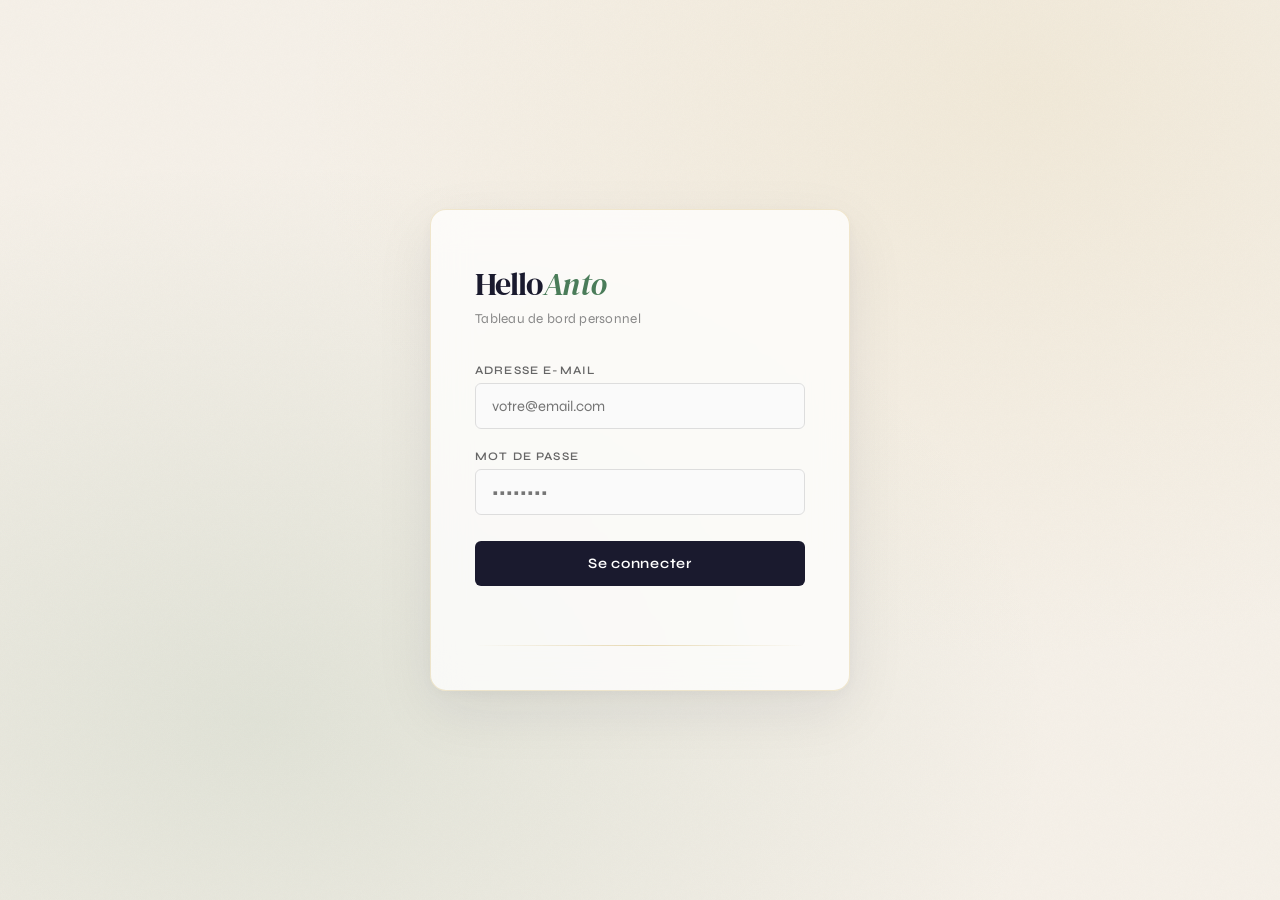
<file: index.html>
<!DOCTYPE html>
<html lang="fr">
<head>
  <meta charset="UTF-8">
  <meta name="viewport" content="width=device-width, initial-scale=1.0">
  <title>HelloAnto</title>
  <link rel="preconnect" href="https://fonts.googleapis.com">
  <link href="https://fonts.googleapis.com/css2?family=Syne:wght@400;500;600;700;800&family=DM+Serif+Display:ital@0;1&family=IBM+Plex+Mono:wght@400;500&display=swap" rel="stylesheet">
  <style>
    /* ════════════════════════════════════════════
       BASE
    ════════════════════════════════════════════ */
    *, *::before, *::after { box-sizing: border-box; margin: 0; padding: 0; }

    :root {
      /* Login */
      --cream:      #f5f0e8;
      --ink:        #1a1a2e;
      --sage:       #4a7c59;
      --gold-light: #c9a84c;
      --error:      #c0392b;
      /* Dashboard */
      --bg:         #0f0f11;
      --surface:    #17171b;
      --surface-2:  #1e1e24;
      --border:     rgba(255,255,255,.07);
      --border-h:   rgba(255,255,255,.13);
      --text:       #e8e8f0;
      --muted:      #6b6b80;
      --gold:       #d4a843;
      --red:        #e05c5c;
      --red-pale:   rgba(224,92,92,.10);
      --green:      #4caf7d;
      --green-pale: rgba(76,175,125,.10);
      --radius:     10px;
    }

    body { font-family: 'Syne', sans-serif; }

    /* ════════════════════════════════════════════
       PAGES — affichage
    ════════════════════════════════════════════ */
    #page-login     { display: flex; }
    #page-dashboard { display: none; }

    /* ════════════════════════════════════════════
       PAGE LOGIN
    ════════════════════════════════════════════ */
    #page-login {
      min-height: 100vh;
      align-items: center;
      justify-content: center;
      background-color: var(--cream);
      background-image:
        radial-gradient(ellipse at 20% 80%, rgba(74,124,89,.12) 0%, transparent 55%),
        radial-gradient(ellipse at 80% 10%, rgba(201,168,76,.10) 0%, transparent 50%);
      padding: 24px;
    }
    #page-login::before {
      content: '';
      position: fixed; inset: 0; pointer-events: none; z-index: 0;
      background-image: url("data:image/svg+xml,%3Csvg viewBox='0 0 200 200' xmlns='http://www.w3.org/2000/svg'%3E%3Cfilter id='n'%3E%3CfeTurbulence type='fractalNoise' baseFrequency='.85' numOctaves='4' stitchTiles='stitch'/%3E%3C/filter%3E%3Crect width='100%25' height='100%25' filter='url(%23n)' opacity='.04'/%3E%3C/svg%3E");
      background-size: 180px; opacity: .6;
    }

    .login-card {
      position: relative; z-index: 1;
      width: min(420px, 100%);
      background: rgba(255,255,255,.75);
      backdrop-filter: blur(18px);
      border: 1px solid rgba(201,168,76,.25);
      border-radius: 16px;
      padding: 52px 44px 44px;
      box-shadow: 0 20px 60px rgba(26,26,46,.08), 0 4px 16px rgba(26,26,46,.04);
      animation: rise .55s cubic-bezier(.22,1,.36,1) both;
    }
    @keyframes rise {
      from { opacity:0; transform: translateY(24px); }
      to   { opacity:1; transform: translateY(0); }
    }

    .login-brand {
      font-family: 'DM Serif Display', serif;
      font-size: 2rem; color: var(--ink); letter-spacing: -.02em; margin-bottom: 4px;
    }
    .login-brand em { font-style: italic; color: var(--sage); }
    .login-sub { font-size: .85rem; color: #888; font-weight: 400; margin-bottom: 36px; letter-spacing: .02em; }

    .login-label {
      display: block; font-family: 'Syne', sans-serif;
      font-size: .72rem; font-weight: 600; letter-spacing: .1em;
      text-transform: uppercase; color: #666; margin-bottom: 6px;
    }
    .login-input {
      display: block; width: 100%; padding: 13px 16px;
      border: 1.5px solid #ddd; border-radius: 6px;
      font-family: 'Syne', sans-serif; font-size: .92rem;
      background: #fafafa; color: var(--ink);
      transition: border-color .2s, box-shadow .2s; outline: none; margin-bottom: 20px;
    }
    .login-input:focus {
      border-color: var(--sage); box-shadow: 0 0 0 3px rgba(74,124,89,.12); background: #fff;
    }

    .login-btn {
      width: 100%; padding: 14px; margin-top: 6px;
      background: var(--ink); color: #fff;
      font-family: 'Syne', sans-serif; font-size: .9rem; font-weight: 600;
      letter-spacing: .05em; border: none; border-radius: 6px;
      cursor: pointer; transition: background .2s, transform .15s;
    }
    .login-btn:hover  { background: #2e2e50; }
    .login-btn:active { transform: scale(.98); }

    #login-msg { margin-top: 14px; font-size: .85rem; min-height: 1.2em; text-align: center; }

    .login-divider {
      height: 1px;
      background: linear-gradient(to right, transparent, rgba(201,168,76,.4), transparent);
      margin: 28px 0 0;
    }

    /* ════════════════════════════════════════════
       PAGE DASHBOARD
    ════════════════════════════════════════════ */
    #page-dashboard {
      min-height: 100vh;
      background-color: var(--bg);
      background-image:
        radial-gradient(ellipse 80% 50% at 10% 0%, rgba(212,168,67,.06) 0%, transparent 60%),
        radial-gradient(ellipse 60% 40% at 90% 100%, rgba(76,175,125,.05) 0%, transparent 55%);
      color: var(--text);
      padding: 40px 24px 80px;
    }
    #page-dashboard::after {
      content: '';
      position: fixed; inset: 0; pointer-events: none; z-index: 0;
      background-image: url("data:image/svg+xml,%3Csvg viewBox='0 0 256 256' xmlns='http://www.w3.org/2000/svg'%3E%3Cfilter id='n'%3E%3CfeTurbulence type='fractalNoise' baseFrequency='.9' numOctaves='4' stitchTiles='stitch'/%3E%3C/filter%3E%3Crect width='100%25' height='100%25' filter='url(%23n)' opacity='.035'/%3E%3C/svg%3E");
      background-size: 180px;
    }

    .dash-wrapper { max-width: 900px; margin: 0 auto; position: relative; z-index: 1; }

    /* Header */
    .dash-header {
      display: flex; align-items: center; justify-content: space-between;
      flex-wrap: wrap; gap: 16px; margin-bottom: 48px;
      animation: fadeUp .5s cubic-bezier(.22,1,.36,1) both;
    }
    .dash-brand { font-size: 1.75rem; font-weight: 800; letter-spacing: -.03em; color: var(--text); }
    .dash-brand em { font-style: normal; color: var(--gold); }
    .dash-header-right { display: flex; align-items: center; gap: 12px; flex-wrap: wrap; }
    .date-pill {
      font-size: .7rem; font-weight: 500; letter-spacing: .1em; text-transform: uppercase;
      color: var(--muted); background: var(--surface); border: 1px solid var(--border);
      border-radius: 99px; padding: 7px 16px;
    }
    .logout-btn {
      font-family: 'Syne', sans-serif; font-size: .7rem; font-weight: 600;
      letter-spacing: .08em; text-transform: uppercase; color: var(--muted);
      background: none; border: 1px solid var(--border); border-radius: 99px;
      padding: 7px 16px; cursor: pointer; transition: color .2s, border-color .2s;
    }
    .logout-btn:hover { color: var(--red); border-color: rgba(224,92,92,.3); }

    /* KPI */
    .summary {
      display: grid; grid-template-columns: repeat(4,1fr);
      gap: 12px; margin-bottom: 28px;
      animation: fadeUp .5s .07s cubic-bezier(.22,1,.36,1) both;
    }
    @media (max-width: 640px) { .summary { grid-template-columns: repeat(2,1fr); } }
    .kpi {
      background: var(--surface); border: 1px solid var(--border);
      border-radius: var(--radius); padding: 20px 20px 18px;
      position: relative; overflow: hidden; transition: border-color .2s;
    }
    .kpi:hover { border-color: var(--border-h); }
    .kpi::before {
      content: ''; position: absolute; top: 0; left: 0; right: 0;
      height: 2px; border-radius: 2px 2px 0 0;
      background: var(--accent, var(--gold)); opacity: .6;
    }
    .kpi.k-debit  { --accent: var(--red); }
    .kpi.k-credit { --accent: var(--green); }
    .kpi.k-count  { --accent: var(--muted); }
    .kpi-label {
      font-size: .65rem; font-weight: 600; letter-spacing: .12em;
      text-transform: uppercase; color: var(--muted); margin-bottom: 10px;
    }
    .kpi-value {
      font-family: 'IBM Plex Mono', monospace; font-size: 1.3rem; font-weight: 500; white-space: nowrap;
    }
    .kpi-value.gold  { color: var(--gold); }
    .kpi-value.red   { color: var(--red); }
    .kpi-value.green { color: var(--green); }

    /* Panel */
    .panel {
      background: var(--surface); border: 1px solid var(--border);
      border-radius: 14px; overflow: hidden;
      animation: fadeUp .5s .14s cubic-bezier(.22,1,.36,1) both;
    }
    .panel-header {
      padding: 20px 28px; border-bottom: 1px solid var(--border);
      display: flex; align-items: center; justify-content: space-between;
    }
    .panel-title { font-size: .85rem; font-weight: 700; letter-spacing: .06em; text-transform: uppercase; }
    .panel-header-right { display: flex; align-items: center; gap: 10px; }
    .tx-pill {
      font-size: .68rem; font-weight: 600; letter-spacing: .08em; text-transform: uppercase;
      color: var(--muted); background: var(--surface-2); border: 1px solid var(--border);
      border-radius: 99px; padding: 4px 12px;
    }
    .add-btn {
      font-family: 'Syne', sans-serif; font-size: .7rem; font-weight: 700;
      letter-spacing: .08em; text-transform: uppercase;
      color: var(--bg); background: var(--gold); border: none; border-radius: 8px;
      padding: 7px 16px; cursor: pointer;
      display: flex; align-items: center; gap: 7px;
      transition: opacity .2s, transform .15s;
    }
    .add-btn:hover  { opacity: .88; }
    .add-btn:active { transform: scale(.97); }

    /* Table */
    table { width: 100%; border-collapse: collapse; }
    thead th {
      padding: 12px 24px; text-align: left;
      font-size: .62rem; font-weight: 600; letter-spacing: .12em; text-transform: uppercase;
      color: var(--muted); background: var(--surface-2); border-bottom: 1px solid var(--border);
    }
    thead th:last-child { text-align: right; }
    tbody tr { border-bottom: 1px solid var(--border); transition: background .15s; }
    tbody tr:last-child { border-bottom: none; }
    tbody tr:hover { background: var(--surface-2); }
    td { padding: 16px 24px; vertical-align: middle; }
    .td-date { font-family: 'IBM Plex Mono', monospace; font-size: .78rem; color: var(--muted); white-space: nowrap; }
    .td-desc { font-size: .88rem; font-weight: 600; }
    .badge {
      display: inline-flex; align-items: center; gap: 6px;
      font-size: .65rem; font-weight: 700; letter-spacing: .1em; text-transform: uppercase;
      padding: 4px 11px 4px 8px; border-radius: 6px;
    }
    .badge-dot { width: 5px; height: 5px; border-radius: 50%; flex-shrink: 0; }
    .badge.debit  { background: var(--red-pale);   color: var(--red); }
    .badge.debit  .badge-dot { background: var(--red); }
    .badge.credit { background: var(--green-pale); color: var(--green); }
    .badge.credit .badge-dot { background: var(--green); }
    .td-amount { font-family: 'IBM Plex Mono', monospace; font-size: .9rem; font-weight: 500; text-align: right; white-space: nowrap; }
    .td-amount.debit  { color: var(--red); }
    .td-amount.credit { color: var(--green); }
    .del-btn {
      background: none; border: none; cursor: pointer; color: var(--muted);
      padding: 4px; border-radius: 6px; transition: color .15s, background .15s; line-height: 0;
    }
    .del-btn:hover { color: var(--red); background: var(--red-pale); }
    tfoot tr { background: var(--surface-2); border-top: 1px solid var(--border-h); }
    tfoot td { padding: 18px 24px; }
    .tfoot-label { font-size: .65rem; font-weight: 700; letter-spacing: .12em; text-transform: uppercase; color: var(--muted); }
    #total-balance { font-family: 'IBM Plex Mono', monospace; font-size: 1.1rem; font-weight: 500; text-align: right; }

    /* Modal */
    .modal-overlay {
      position: fixed; inset: 0; z-index: 100;
      background: rgba(0,0,0,.65); backdrop-filter: blur(6px);
      display: flex; align-items: center; justify-content: center; padding: 24px;
      opacity: 0; pointer-events: none; transition: opacity .25s;
    }
    .modal-overlay.open { opacity: 1; pointer-events: all; }
    .modal {
      background: var(--surface); border: 1px solid var(--border-h); border-radius: 16px;
      width: min(460px, 100%); padding: 36px 32px 32px;
      box-shadow: 0 32px 80px rgba(0,0,0,.5);
      transform: translateY(20px) scale(.97); transition: transform .28s cubic-bezier(.22,1,.36,1);
    }
    .modal-overlay.open .modal { transform: translateY(0) scale(1); }
    .modal-title {
      font-size: 1rem; font-weight: 700; letter-spacing: .04em; text-transform: uppercase;
      margin-bottom: 28px; display: flex; align-items: center; justify-content: space-between;
    }
    .modal-close {
      background: none; border: none; cursor: pointer; color: var(--muted);
      line-height: 0; padding: 4px; border-radius: 6px; transition: color .15s, background .15s;
    }
    .modal-close:hover { color: var(--text); background: var(--surface-2); }
    .type-toggle { display: grid; grid-template-columns: 1fr 1fr; gap: 8px; margin-bottom: 20px; }
    .type-btn {
      font-family: 'Syne', sans-serif; font-size: .75rem; font-weight: 700;
      letter-spacing: .08em; text-transform: uppercase; padding: 11px; border-radius: 8px;
      cursor: pointer; border: 1.5px solid var(--border); background: var(--surface-2);
      color: var(--muted); transition: all .18s;
    }
    .type-btn.active-debit  { background: var(--red-pale);   color: var(--red);   border-color: rgba(224,92,92,.35); }
    .type-btn.active-credit { background: var(--green-pale); color: var(--green); border-color: rgba(76,175,125,.35); }
    .field { margin-bottom: 16px; }
    .field label {
      display: block; font-size: .65rem; font-weight: 700; letter-spacing: .12em;
      text-transform: uppercase; color: var(--muted); margin-bottom: 7px;
    }
    .field input {
      width: 100%; background: var(--surface-2); border: 1.5px solid var(--border);
      border-radius: 8px; color: var(--text); font-family: 'Syne', sans-serif;
      font-size: .9rem; padding: 11px 14px; outline: none; transition: border-color .18s, box-shadow .18s;
    }
    .field input:focus { border-color: var(--gold); box-shadow: 0 0 0 3px rgba(212,168,67,.12); }
    .field input[type="number"] { font-family: 'IBM Plex Mono', monospace; }
    .field input::placeholder { color: var(--muted); }
    .modal-actions { display: flex; gap: 10px; margin-top: 24px; }
    .btn-cancel {
      flex: 1; font-family: 'Syne', sans-serif; font-size: .78rem; font-weight: 600;
      letter-spacing: .06em; text-transform: uppercase; background: none;
      border: 1px solid var(--border); color: var(--muted); border-radius: 8px;
      padding: 12px; cursor: pointer; transition: border-color .15s, color .15s;
    }
    .btn-cancel:hover { border-color: var(--border-h); color: var(--text); }
    .btn-confirm {
      flex: 2; font-family: 'Syne', sans-serif; font-size: .78rem; font-weight: 700;
      letter-spacing: .06em; text-transform: uppercase; background: var(--gold);
      border: none; color: var(--bg); border-radius: 8px; padding: 12px;
      cursor: pointer; transition: opacity .15s, transform .12s;
    }
    .btn-confirm:hover  { opacity: .88; }
    .btn-confirm:active { transform: scale(.98); }

    /* Toast */
    .toast {
      position: fixed; bottom: 28px; left: 50%; transform: translateX(-50%) translateY(16px);
      background: var(--surface); border: 1px solid var(--border-h);
      border-radius: 99px; padding: 10px 22px; font-size: .78rem; font-weight: 600;
      letter-spacing: .04em; color: var(--green); box-shadow: 0 8px 32px rgba(0,0,0,.4);
      opacity: 0; pointer-events: none; z-index: 200; transition: opacity .25s, transform .25s; white-space: nowrap;
    }
    .toast.show { opacity: 1; transform: translateX(-50%) translateY(0); }

    /* Animations */
    @keyframes fadeUp {
      from { opacity: 0; transform: translateY(16px); }
      to   { opacity: 1; transform: translateY(0); }
    }
    @keyframes rowIn {
      from { opacity: 0; transform: translateX(-10px); }
      to   { opacity: 1; transform: translateX(0); }
    }
    @keyframes shakeX {
      0%,100% { transform: translateX(0); }
      20%,60% { transform: translateX(-5px); }
      40%,80% { transform: translateX(5px); }
    }
  </style>
</head>
<body>

  <!-- ══════════════════════════════
       PAGE LOGIN
  ══════════════════════════════ -->
  <div id="page-login">
    <div class="login-card">
      <div class="login-brand">Hello<em>Anto</em></div>
      <div class="login-sub">Tableau de bord personnel</div>

      <label class="login-label" for="email">Adresse e-mail</label>
      <input class="login-input" type="email" id="email" placeholder="votre@email.com" autocomplete="email">

      <label class="login-label" for="pass">Mot de passe</label>
      <input class="login-input" type="password" id="pass" placeholder="••••••••" autocomplete="current-password">

      <button class="login-btn" onclick="login()">Se connecter</button>
      <p id="login-msg"></p>
      <div class="login-divider"></div>
    </div>
  </div>

  <!-- ══════════════════════════════
       PAGE DASHBOARD
  ══════════════════════════════ -->
  <div id="page-dashboard">
    <div class="dash-wrapper">

      <header class="dash-header">
        <div class="dash-brand">Hello<em>Anto</em></div>
        <div class="dash-header-right">
          <div class="date-pill" id="today-date">—</div>
          <button class="logout-btn" onclick="logout()">Déconnexion</button>
        </div>
      </header>

      <div class="summary">
        <div class="kpi k-balance">
          <div class="kpi-label">Solde final</div>
          <div class="kpi-value gold" id="summary-balance">—</div>
        </div>
        <div class="kpi k-debit">
          <div class="kpi-label">Débits</div>
          <div class="kpi-value red" id="summary-debits">—</div>
        </div>
        <div class="kpi k-credit">
          <div class="kpi-label">Crédits</div>
          <div class="kpi-value green" id="summary-credits">—</div>
        </div>
        <div class="kpi k-count">
          <div class="kpi-label">Opérations</div>
          <div class="kpi-value" id="summary-count">—</div>
        </div>
      </div>

      <div class="panel">
        <div class="panel-header">
          <span class="panel-title">Transactions</span>
          <div class="panel-header-right">
            <span class="tx-pill" id="tx-count">—</span>
            <button class="add-btn" onclick="openModal()">
              <svg width="12" height="12" viewBox="0 0 12 12" fill="none">
                <path d="M6 1v10M1 6h10" stroke="currentColor" stroke-width="2" stroke-linecap="round"/>
              </svg>
              Ajouter
            </button>
          </div>
        </div>
        <table>
          <thead>
            <tr>
              <th>Date</th>
              <th>Description</th>
              <th>Type</th>
              <th>Montant</th>
              <th></th>
            </tr>
          </thead>
          <tbody id="table-body"></tbody>
          <tfoot>
            <tr>
              <td colspan="4" class="tfoot-label">Solde final</td>
              <td id="total-balance">—</td>
            </tr>
          </tfoot>
        </table>
      </div>

    </div>
  </div>

  <!-- Modal ajout transaction -->
  <div class="modal-overlay" id="modal-overlay">
    <div class="modal">
      <div class="modal-title">
        Nouvelle transaction
        <button class="modal-close" onclick="closeModal()">
          <svg width="18" height="18" viewBox="0 0 18 18" fill="none">
            <path d="M3 3l12 12M15 3L3 15" stroke="currentColor" stroke-width="1.8" stroke-linecap="round"/>
          </svg>
        </button>
      </div>
      <div class="type-toggle">
        <button class="type-btn active-debit" id="btn-debit"  onclick="setType('Débité')">⬇ Débité</button>
        <button class="type-btn"              id="btn-credit" onclick="setType('Crédité')">⬆ Crédité</button>
      </div>
      <div class="field">
        <label for="inp-desc">Description</label>
        <input type="text" id="inp-desc" placeholder="Ex : Carrefour - Saran" autocomplete="off">
      </div>
      <div class="field">
        <label for="inp-montant">Montant (€)</label>
        <input type="number" id="inp-montant" placeholder="0.00" min="0.01" step="0.01">
      </div>
      <div class="field">
        <label for="inp-date">Date</label>
        <input type="date" id="inp-date">
      </div>
      <div class="modal-actions">
        <button class="btn-cancel"  onclick="closeModal()">Annuler</button>
        <button class="btn-confirm" onclick="addTransaction()">Confirmer</button>
      </div>
    </div>
  </div>

  <div class="toast" id="toast"></div>

  <script>
    /* ── Comptes autorisés ─────────────────────────────── */
    const COMPTES = [
      { email: 'antoinengn45@gmail.com',    pass: 'antoine21' },
      { email: 'thingochan45140@gmail.com', pass: 'han86'     },
    ];

    /* ── Données par défaut ────────────────────────────── */
    const DEFAULT_TRANSACTIONS = [
      { date: '2026-04-16', description: 'Victorine - Orléans',  type: 'Débité',  montant: 11.80 },
      { date: '2026-04-25', description: 'Market Frais - Saran',  type: 'Débité',  montant: 2.18  },
      { date: '2026-04-26', description: 'Patapain - Ormes',      type: 'Débité',  montant: 4.80  },
      { date: '2026-05-09', description: 'Retrait en Banque',     type: 'Crédité', montant: 51.05 },
      { date: '2026-05-30', description: 'Carrefour - Saran',     type: 'Débité',  montant: 8.33  },
    ];

    const STORAGE_KEY = 'hellanto_transactions';

    /* ── Helpers ───────────────────────────────────────── */
    const fmt = n =>
      n.toLocaleString('fr-FR', { minimumFractionDigits: 2, maximumFractionDigits: 2 }) + ' €';

    const fmtDate = iso => {
      const [y, m, d] = iso.split('-');
      return new Date(+y, +m - 1, +d)
        .toLocaleDateString('fr-FR', { day: '2-digit', month: 'short', year: 'numeric' });
    };

    /* ── Auth ──────────────────────────────────────────── */
    function login() {
      const email = document.getElementById('email').value.trim().toLowerCase();
      const pass  = document.getElementById('pass').value;
      const msg   = document.getElementById('login-msg');

      const ok = COMPTES.some(c => c.email === email && c.pass === pass);

      if (ok) {
        sessionStorage.setItem('isLoggedIn', 'true');
        msg.style.color = '#4caf7d';
        msg.textContent = 'Connexion réussie…';
        setTimeout(showDashboard, 500);
      } else {
        msg.style.color = 'var(--error)';
        msg.textContent = 'Identifiants incorrects, veuillez réessayer.';
        document.getElementById('pass').value = '';
        document.getElementById('pass').focus();
      }
    }

    function logout() {
      sessionStorage.removeItem('isLoggedIn');
      document.getElementById('page-dashboard').style.display = 'none';
      document.getElementById('page-login').style.display     = 'flex';
      document.getElementById('email').value = '';
      document.getElementById('pass').value  = '';
      document.getElementById('login-msg').textContent = '';
    }

    /* ── Navigation ────────────────────────────────────── */
    function showDashboard() {
      document.getElementById('page-login').style.display     = 'none';
      document.getElementById('page-dashboard').style.display = 'block';
      initDashboard();
    }

    /* ── Dashboard ─────────────────────────────────────── */
    let transactions = [];

    function initDashboard() {
      // Charger localStorage ou données par défaut
      try {
        const raw = localStorage.getItem(STORAGE_KEY);
        transactions = raw ? JSON.parse(raw) : [...DEFAULT_TRANSACTIONS];
      } catch { transactions = [...DEFAULT_TRANSACTIONS]; }

      document.getElementById('today-date').textContent =
        new Date().toLocaleDateString('fr-FR', { weekday: 'long', day: 'numeric', month: 'long', year: 'numeric' });

      render();
    }

    function save() {
      localStorage.setItem(STORAGE_KEY, JSON.stringify(transactions));
    }

    function render() {
      const tbody = document.getElementById('table-body');
      tbody.innerHTML = '';
      let total = 0, totalDebits = 0, totalCredits = 0;

      transactions.forEach((item, i) => {
        const isDebit = item.type === 'Débité';
        const montant = parseFloat(item.montant);
        if (isDebit) { total -= montant; totalDebits += montant; }
        else         { total += montant; totalCredits += montant; }

        const tr = document.createElement('tr');
        tr.style.animation = `rowIn .35s ${.05 + i * .04}s cubic-bezier(.22,1,.36,1) both`;
        tr.innerHTML = `
          <td class="td-date">${fmtDate(item.date)}</td>
          <td class="td-desc">${item.description}</td>
          <td><span class="badge ${isDebit ? 'debit' : 'credit'}"><span class="badge-dot"></span>${item.type}</span></td>
          <td class="td-amount ${isDebit ? 'debit' : 'credit'}">${isDebit ? '−' : '+'} ${fmt(montant)}</td>
          <td style="text-align:right">
            <button class="del-btn" onclick="deleteTransaction(${i})" title="Supprimer">
              <svg width="15" height="15" viewBox="0 0 15 15" fill="none">
                <path d="M2 4h11M6 4V2.5a.5.5 0 01.5-.5h2a.5.5 0 01.5.5V4M5 4l.5 8M10 4l-.5 8"
                  stroke="currentColor" stroke-width="1.4" stroke-linecap="round"/>
              </svg>
            </button>
          </td>`;
        tbody.appendChild(tr);
      });

      const balEl = document.getElementById('summary-balance');
      balEl.textContent = (total < 0 ? '− ' : '') + fmt(Math.abs(total));
      balEl.className   = 'kpi-value ' + (total < 0 ? 'red' : 'gold');

      document.getElementById('summary-debits').textContent  = '− ' + fmt(totalDebits);
      document.getElementById('summary-credits').textContent = '+ ' + fmt(totalCredits);
      document.getElementById('summary-count').textContent   = transactions.length;
      document.getElementById('tx-count').textContent =
        transactions.length + ' opération' + (transactions.length > 1 ? 's' : '');

      const totalEl = document.getElementById('total-balance');
      totalEl.textContent = (total < 0 ? '− ' : '+ ') + fmt(Math.abs(total));
      totalEl.style.color = total < 0 ? 'var(--red)' : 'var(--green)';
    }

    function deleteTransaction(i) {
      transactions.splice(i, 1);
      save();
      render();
      showToast('Transaction supprimée');
    }

    /* ── Modal ─────────────────────────────────────────── */
    let selectedType = 'Débité';

    function openModal() {
      document.getElementById('inp-date').value    = new Date().toISOString().split('T')[0];
      document.getElementById('inp-desc').value    = '';
      document.getElementById('inp-montant').value = '';
      setType('Débité');
      document.getElementById('modal-overlay').classList.add('open');
      setTimeout(() => document.getElementById('inp-desc').focus(), 120);
    }

    function closeModal() {
      document.getElementById('modal-overlay').classList.remove('open');
    }

    function setType(type) {
      selectedType = type;
      document.getElementById('btn-debit').className  = 'type-btn' + (type === 'Débité'  ? ' active-debit'  : '');
      document.getElementById('btn-credit').className = 'type-btn' + (type === 'Crédité' ? ' active-credit' : '');
    }

    function addTransaction() {
      const desc    = document.getElementById('inp-desc').value.trim();
      const montant = parseFloat(document.getElementById('inp-montant').value);
      const date    = document.getElementById('inp-date').value;

      if (!desc)                { shake('inp-desc');    return; }
      if (!montant || montant <= 0) { shake('inp-montant'); return; }
      if (!date)                { shake('inp-date');    return; }

      transactions.push({ date, description: desc, type: selectedType, montant });
      transactions.sort((a, b) => b.date.localeCompare(a.date));
      save();
      render();
      closeModal();
      showToast('Transaction ajoutée ✓');
    }

    /* ── Clôture modal sur fond ────────────────────────── */
    document.getElementById('modal-overlay').addEventListener('click', function(e) {
      if (e.target === this) closeModal();
    });

    /* ── Shake ─────────────────────────────────────────── */
    function shake(id) {
      const el = document.getElementById(id);
      el.style.borderColor = 'var(--red)';
      el.style.animation = 'none';
      el.offsetHeight;
      el.style.animation = 'shakeX .3s ease';
      el.focus();
      setTimeout(() => { el.style.borderColor = ''; el.style.animation = ''; }, 700);
    }

    /* ── Toast ─────────────────────────────────────────── */
    let toastTimer;
    function showToast(msg) {
      const t = document.getElementById('toast');
      t.textContent = msg;
      t.classList.add('show');
      clearTimeout(toastTimer);
      toastTimer = setTimeout(() => t.classList.remove('show'), 2200);
    }

    /* ── Clavier ───────────────────────────────────────── */
    document.addEventListener('keydown', e => {
      if (e.key === 'Enter') {
        if (document.getElementById('page-login').style.display !== 'none' &&
            document.getElementById('page-login').style.display !== '') {
          login();
        } else if (document.getElementById('modal-overlay').classList.contains('open')) {
          addTransaction();
        }
      }
      if (e.key === 'Escape') closeModal();
    });

    /* ── Init : vérifier session ───────────────────────── */
    if (sessionStorage.getItem('isLoggedIn') === 'true') {
      showDashboard();
    }
  </script>
</body>
</html>
</file>
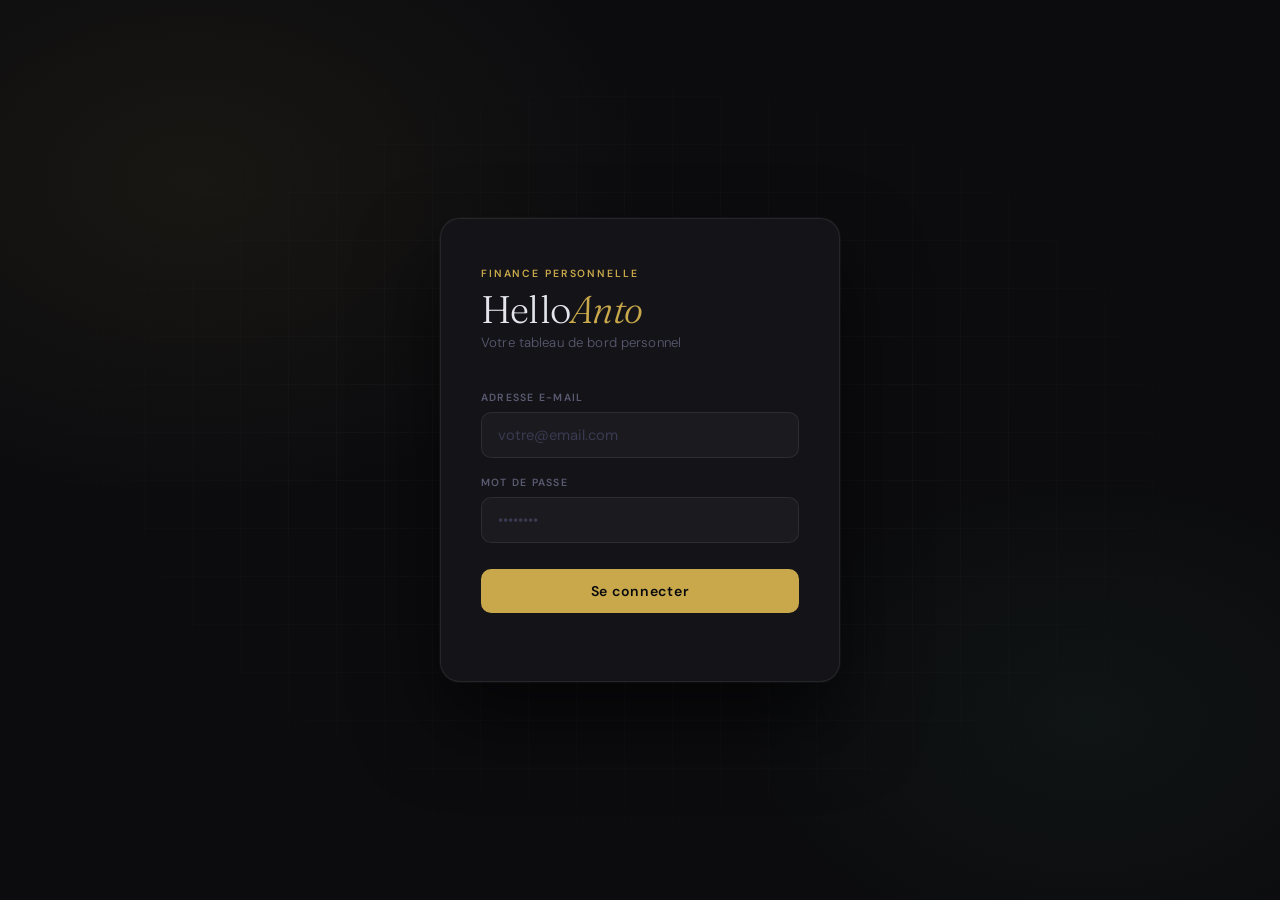
<file: dashboard.html>
<!DOCTYPE html>
<html lang="fr">
<head>
  <meta charset="UTF-8">
  <meta name="viewport" content="width=device-width, initial-scale=1.0">
  <title>HelloAnto</title>
  <link rel="preconnect" href="https://fonts.googleapis.com">
  <link href="https://fonts.googleapis.com/css2?family=Fraunces:ital,opsz,wght@0,9..144,300;0,9..144,600;1,9..144,300&family=DM+Sans:opsz,wght@9..40,300;9..40,400;9..40,500;9..40,600&family=IBM+Plex+Mono:wght@400;500&display=swap" rel="stylesheet">
  <style>
    *, *::before, *::after { box-sizing: border-box; margin: 0; padding: 0; }

    :root {
      /* shared */
      --gold:       #c8a84b;
      --gold-dim:   rgba(200,168,75,.12);
      --red:        #d95f5f;
      --red-dim:    rgba(217,95,95,.10);
      --green:      #4aab78;
      --green-dim:  rgba(74,171,120,.10);
      /* login */
      --l-bg:       #0c0c0f;
      --l-card:     #141418;
      --l-border:   rgba(255,255,255,.08);
      --l-text:     #e4e4ec;
      --l-muted:    #5a5a72;
      /* dash */
      --d-bg:       #0a0a0d;
      --d-rail:     #111115;
      --d-surface:  #141418;
      --d-surface2: #1a1a1f;
      --d-border:   rgba(255,255,255,.06);
      --d-borderh:  rgba(255,255,255,.12);
      --d-text:     #e4e4ec;
      --d-muted:    #5a5a72;
      --d-muted2:   #3a3a52;
    }

    body {
      font-family: 'DM Sans', sans-serif;
      background: var(--d-bg);
      color: var(--d-text);
    }

    /* ════════════════════════
       PAGE VISIBILITY
    ════════════════════════ */
    #page-login     { display: flex; }
    #page-dashboard { display: none; }

    /* ════════════════════════
       LOGIN PAGE
    ════════════════════════ */
    #page-login {
      min-height: 100vh;
      align-items: center;
      justify-content: center;
      background: var(--l-bg);
      background-image:
        radial-gradient(ellipse 60% 60% at 15% 20%, rgba(200,168,75,.07) 0%, transparent 60%),
        radial-gradient(ellipse 50% 50% at 85% 80%, rgba(74,171,120,.05) 0%, transparent 55%);
      padding: 24px;
      position: relative;
      overflow: hidden;
    }

    /* grid lines bg */
    #page-login::before {
      content: '';
      position: absolute; inset: 0; pointer-events: none;
      background-image:
        linear-gradient(rgba(255,255,255,.025) 1px, transparent 1px),
        linear-gradient(90deg, rgba(255,255,255,.025) 1px, transparent 1px);
      background-size: 48px 48px;
      mask-image: radial-gradient(ellipse at center, black 30%, transparent 75%);
    }

    .login-card {
      position: relative; z-index: 1;
      width: min(400px, 100%);
      background: var(--l-card);
      border: 1px solid var(--l-border);
      border-radius: 20px;
      padding: 48px 40px 40px;
      box-shadow: 0 0 0 1px rgba(255,255,255,.03), 0 40px 80px rgba(0,0,0,.6);
      animation: loginRise .6s cubic-bezier(.22,1,.36,1) both;
    }
    @keyframes loginRise {
      from { opacity: 0; transform: translateY(28px) scale(.97); }
      to   { opacity: 1; transform: translateY(0) scale(1); }
    }

    .login-eyebrow {
      font-size: .65rem; font-weight: 600; letter-spacing: .18em;
      text-transform: uppercase; color: var(--gold); margin-bottom: 10px;
    }
    .login-brand {
      font-family: 'Fraunces', serif; font-size: 2.4rem; font-weight: 300;
      color: var(--l-text); letter-spacing: -.02em; line-height: 1;
      margin-bottom: 6px;
    }
    .login-brand em { font-style: italic; color: var(--gold); }
    .login-sub {
      font-size: .83rem; color: var(--l-muted); font-weight: 300;
      margin-bottom: 40px; letter-spacing: .01em;
    }

    .login-field { margin-bottom: 18px; }
    .login-field label {
      display: block; font-size: .65rem; font-weight: 600;
      letter-spacing: .12em; text-transform: uppercase;
      color: var(--l-muted); margin-bottom: 8px;
    }
    .login-field input {
      display: block; width: 100%; padding: 12px 16px;
      background: var(--d-surface2); border: 1px solid var(--l-border);
      border-radius: 10px; color: var(--l-text);
      font-family: 'DM Sans', sans-serif; font-size: .92rem; font-weight: 400;
      outline: none; transition: border-color .2s, box-shadow .2s;
    }
    .login-field input::placeholder { color: var(--d-muted2); }
    .login-field input:focus {
      border-color: rgba(200,168,75,.5);
      box-shadow: 0 0 0 3px rgba(200,168,75,.08);
    }

    .login-submit {
      width: 100%; margin-top: 8px; padding: 13px;
      background: var(--gold); color: #0a0a0d;
      font-family: 'DM Sans', sans-serif; font-size: .88rem; font-weight: 600;
      letter-spacing: .05em; border: none; border-radius: 10px;
      cursor: pointer; transition: opacity .2s, transform .12s;
    }
    .login-submit:hover  { opacity: .88; }
    .login-submit:active { transform: scale(.98); }

    #login-msg {
      margin-top: 14px; font-size: .82rem; min-height: 1.1em;
      text-align: center; font-weight: 400;
    }

    /* ════════════════════════
       DASHBOARD LAYOUT
    ════════════════════════ */
    #page-dashboard {
      display: none;
      min-height: 100vh;
    }

    .dash-shell {
      display: grid;
      grid-template-columns: 220px 1fr;
      grid-template-rows: 100vh;
    }
    @media (max-width: 720px) {
      .dash-shell { grid-template-columns: 1fr; grid-template-rows: auto 1fr; }
      .dash-sidebar { display: none; }
      .dash-topbar  { display: flex !important; }
    }

    /* ── SIDEBAR ── */
    .dash-sidebar {
      background: var(--d-rail);
      border-right: 1px solid var(--d-border);
      display: flex; flex-direction: column;
      padding: 32px 0;
      position: sticky; top: 0; height: 100vh; overflow: hidden;
      animation: sideIn .5s cubic-bezier(.22,1,.36,1) both;
    }
    @keyframes sideIn {
      from { opacity: 0; transform: translateX(-16px); }
      to   { opacity: 1; transform: translateX(0); }
    }

    .side-logo {
      font-family: 'Fraunces', serif; font-size: 1.5rem; font-weight: 300;
      color: var(--d-text); letter-spacing: -.01em;
      padding: 0 24px; margin-bottom: 40px;
    }
    .side-logo em { font-style: italic; color: var(--gold); }

    .side-section-label {
      font-size: .6rem; font-weight: 600; letter-spacing: .16em;
      text-transform: uppercase; color: var(--d-muted);
      padding: 0 24px; margin-bottom: 8px;
    }

    .side-nav { flex: 1; }
    .side-item {
      display: flex; align-items: center; gap: 12px;
      padding: 10px 24px; margin: 1px 12px; border-radius: 8px;
      font-size: .82rem; font-weight: 500; color: var(--d-muted);
      cursor: pointer; transition: background .15s, color .15s; text-decoration: none;
      letter-spacing: .01em;
    }
    .side-item:hover { background: var(--d-surface); color: var(--d-text); }
    .side-item.active { background: var(--d-surface2); color: var(--d-text); }
    .side-item.active .side-icon { color: var(--gold); }
    .side-icon { width: 16px; height: 16px; flex-shrink: 0; opacity: .7; }
    .side-item.active .side-icon { opacity: 1; }

    .side-footer {
      padding: 20px 24px 0;
      border-top: 1px solid var(--d-border);
    }
    .side-logout {
      display: flex; align-items: center; gap: 10px;
      font-size: .78rem; font-weight: 500; color: var(--d-muted);
      cursor: pointer; background: none; border: none;
      font-family: 'DM Sans', sans-serif; padding: 8px 0;
      transition: color .15s; letter-spacing: .01em;
    }
    .side-logout:hover { color: var(--red); }

    /* ── TOP BAR (mobile only) ── */
    .dash-topbar {
      display: none;
      align-items: center; justify-content: space-between;
      background: var(--d-rail); border-bottom: 1px solid var(--d-border);
      padding: 16px 20px;
    }
    .topbar-brand { font-family: 'Fraunces', serif; font-size: 1.3rem; font-weight: 300; }
    .topbar-brand em { font-style: italic; color: var(--gold); }
    .topbar-logout {
      font-size: .72rem; font-weight: 600; letter-spacing: .06em; text-transform: uppercase;
      color: var(--d-muted); background: none; border: 1px solid var(--d-border);
      border-radius: 8px; padding: 6px 14px; cursor: pointer; font-family: 'DM Sans', sans-serif;
      transition: color .15s, border-color .15s;
    }
    .topbar-logout:hover { color: var(--red); border-color: rgba(217,95,95,.3); }

    /* ── MAIN CONTENT ── */
    .dash-main {
      overflow-y: auto;
      background: var(--d-bg);
      background-image:
        radial-gradient(ellipse 70% 40% at 80% 10%, rgba(200,168,75,.04) 0%, transparent 55%),
        radial-gradient(ellipse 50% 50% at 20% 90%, rgba(74,171,120,.04) 0%, transparent 50%);
    }

    .dash-main-inner {
      max-width: 820px;
      margin: 0 auto;
      padding: 44px 32px 80px;
    }
    @media (max-width: 720px) { .dash-main-inner { padding: 28px 16px 60px; } }

    /* ── PAGE HEADER ── */
    .page-header {
      display: flex; align-items: flex-end; justify-content: space-between;
      flex-wrap: wrap; gap: 12px; margin-bottom: 36px;
      animation: fadeUp .45s cubic-bezier(.22,1,.36,1) both;
    }
    .page-title {
      font-family: 'Fraunces', serif; font-size: 1.8rem; font-weight: 300;
      letter-spacing: -.02em; line-height: 1.1;
    }
    .page-title span { color: var(--d-muted); font-size: 1rem; display: block; font-family: 'DM Sans', sans-serif; font-weight: 400; margin-bottom: 4px; letter-spacing: 0; }
    .date-chip {
      font-size: .68rem; font-weight: 500; letter-spacing: .1em; text-transform: uppercase;
      color: var(--d-muted); background: var(--d-surface);
      border: 1px solid var(--d-border); border-radius: 99px; padding: 6px 14px;
    }

    /* ── KPI GRID ── */
    .kpi-grid {
      display: grid; grid-template-columns: repeat(4, 1fr);
      gap: 10px; margin-bottom: 24px;
      animation: fadeUp .45s .06s cubic-bezier(.22,1,.36,1) both;
    }
    @media (max-width: 600px) { .kpi-grid { grid-template-columns: repeat(2, 1fr); } }

    .kpi {
      background: var(--d-surface); border: 1px solid var(--d-border);
      border-radius: 12px; padding: 18px 18px 16px;
      position: relative; overflow: hidden; transition: border-color .2s;
    }
    .kpi::before {
      content: ''; position: absolute; top: 0; left: 0; right: 0;
      height: 1.5px; background: var(--kpi-accent, var(--gold)); opacity: .7;
    }
    .kpi.k-debit  { --kpi-accent: var(--red); }
    .kpi.k-credit { --kpi-accent: var(--green); }
    .kpi.k-count  { --kpi-accent: var(--d-muted); }
    .kpi:hover { border-color: var(--d-borderh); }

    .kpi-label {
      font-size: .62rem; font-weight: 600; letter-spacing: .12em;
      text-transform: uppercase; color: var(--d-muted); margin-bottom: 10px;
    }
    .kpi-val {
      font-family: 'IBM Plex Mono', monospace; font-size: 1.22rem;
      font-weight: 500; line-height: 1; white-space: nowrap; overflow: hidden;
      text-overflow: ellipsis;
    }
    .kpi-val.gold  { color: var(--gold); }
    .kpi-val.red   { color: var(--red); }
    .kpi-val.green { color: var(--green); }

    /* ── CHART STRIP ── */
    .chart-strip {
      background: var(--d-surface); border: 1px solid var(--d-border);
      border-radius: 12px; padding: 20px 24px 16px; margin-bottom: 24px;
      animation: fadeUp .45s .1s cubic-bezier(.22,1,.36,1) both;
    }
    .chart-strip-header {
      display: flex; align-items: center; justify-content: space-between; margin-bottom: 16px;
    }
    .chart-strip-title {
      font-size: .65rem; font-weight: 600; letter-spacing: .12em;
      text-transform: uppercase; color: var(--d-muted);
    }
    .chart-legend {
      display: flex; gap: 14px;
    }
    .legend-item {
      display: flex; align-items: center; gap: 5px;
      font-size: .65rem; font-weight: 500; color: var(--d-muted);
    }
    .legend-dot { width: 6px; height: 6px; border-radius: 50%; }
    #balance-chart { width: 100%; height: 72px; display: block; }

    /* ── TRANSACTIONS PANEL ── */
    .tx-panel {
      background: var(--d-surface); border: 1px solid var(--d-border);
      border-radius: 14px; overflow: hidden;
      animation: fadeUp .45s .14s cubic-bezier(.22,1,.36,1) both;
    }

    .tx-panel-header {
      padding: 18px 24px; border-bottom: 1px solid var(--d-border);
      display: flex; align-items: center; justify-content: space-between; gap: 12px;
      flex-wrap: wrap;
    }
    .tx-panel-title {
      font-size: .72rem; font-weight: 700; letter-spacing: .1em; text-transform: uppercase;
    }
    .tx-panel-right { display: flex; align-items: center; gap: 8px; }

    .tx-count-pill {
      font-size: .65rem; font-weight: 600; letter-spacing: .08em; text-transform: uppercase;
      color: var(--d-muted); background: var(--d-surface2);
      border: 1px solid var(--d-border); border-radius: 99px; padding: 4px 12px;
    }

    .add-tx-btn {
      display: flex; align-items: center; gap: 6px;
      font-family: 'DM Sans', sans-serif; font-size: .72rem; font-weight: 600;
      letter-spacing: .06em; text-transform: uppercase;
      color: #0a0a0d; background: var(--gold);
      border: none; border-radius: 8px; padding: 7px 14px;
      cursor: pointer; transition: opacity .2s, transform .12s;
    }
    .add-tx-btn:hover  { opacity: .85; }
    .add-tx-btn:active { transform: scale(.97); }

    /* filter tabs */
    .tx-filters {
      padding: 0 24px;
      border-bottom: 1px solid var(--d-border);
      display: flex; gap: 0;
    }
    .filter-tab {
      font-size: .68rem; font-weight: 600; letter-spacing: .08em; text-transform: uppercase;
      color: var(--d-muted); padding: 11px 16px; cursor: pointer;
      border-bottom: 2px solid transparent; margin-bottom: -1px;
      transition: color .15s, border-color .15s; background: none; border-top: none; border-left: none; border-right: none;
      font-family: 'DM Sans', sans-serif;
    }
    .filter-tab.active { color: var(--gold); border-bottom-color: var(--gold); }
    .filter-tab:hover:not(.active) { color: var(--d-text); }

    /* table */
    table { width: 100%; border-collapse: collapse; }
    thead th {
      padding: 11px 20px; text-align: left;
      font-size: .6rem; font-weight: 600; letter-spacing: .12em; text-transform: uppercase;
      color: var(--d-muted); background: var(--d-surface2);
      border-bottom: 1px solid var(--d-border);
    }
    thead th:last-child { text-align: right; width: 40px; }
    thead th.th-amount { text-align: right; }

    tbody tr {
      border-bottom: 1px solid var(--d-border);
      transition: background .12s;
      animation: rowIn .3s cubic-bezier(.22,1,.36,1) both;
    }
    tbody tr:last-child { border-bottom: none; }
    tbody tr:hover { background: var(--d-surface2); }

    td { padding: 14px 20px; vertical-align: middle; }

    .td-date {
      font-family: 'IBM Plex Mono', monospace; font-size: .75rem;
      color: var(--d-muted); white-space: nowrap;
    }
    .td-desc { font-size: .86rem; font-weight: 500; max-width: 240px; }
    .td-desc-sub { font-size: .72rem; color: var(--d-muted); font-weight: 400; margin-top: 2px; }

    .badge {
      display: inline-flex; align-items: center; gap: 5px;
      font-size: .62rem; font-weight: 700; letter-spacing: .08em; text-transform: uppercase;
      padding: 3px 10px 3px 7px; border-radius: 6px;
    }
    .badge-dot { width: 4px; height: 4px; border-radius: 50%; flex-shrink: 0; }
    .badge.debit  { background: var(--red-dim);   color: var(--red); }
    .badge.debit  .badge-dot { background: var(--red); }
    .badge.credit { background: var(--green-dim); color: var(--green); }
    .badge.credit .badge-dot { background: var(--green); }

    .td-amount {
      font-family: 'IBM Plex Mono', monospace; font-size: .88rem;
      font-weight: 500; text-align: right; white-space: nowrap;
    }
    .td-amount.debit  { color: var(--red); }
    .td-amount.credit { color: var(--green); }

    .del-btn {
      background: none; border: none; cursor: pointer;
      color: var(--d-muted2); padding: 5px; border-radius: 6px; line-height: 0;
      transition: color .15s, background .15s;
    }
    .del-btn:hover { color: var(--red); background: var(--red-dim); }

    .tx-empty {
      padding: 48px 24px; text-align: center;
      font-size: .85rem; color: var(--d-muted); font-weight: 400;
    }

    /* tfoot */
    tfoot tr { background: var(--d-surface2); border-top: 1px solid var(--d-borderh); }
    tfoot td { padding: 16px 20px; font-size: .78rem; }
    .tfoot-label { font-weight: 600; letter-spacing: .08em; text-transform: uppercase; color: var(--d-muted); font-size: .65rem; }
    #total-balance {
      font-family: 'IBM Plex Mono', monospace; font-size: 1.05rem;
      font-weight: 500; text-align: right;
    }

    /* ── MODAL ── */
    .modal-bg {
      position: fixed; inset: 0; z-index: 200;
      background: rgba(0,0,0,.7); backdrop-filter: blur(8px);
      display: flex; align-items: center; justify-content: center; padding: 24px;
      opacity: 0; pointer-events: none; transition: opacity .22s;
    }
    .modal-bg.open { opacity: 1; pointer-events: all; }

    .modal-box {
      background: var(--d-surface); border: 1px solid var(--d-borderh);
      border-radius: 18px; width: min(440px, 100%);
      padding: 32px 28px 28px;
      box-shadow: 0 40px 100px rgba(0,0,0,.6);
      transform: translateY(18px) scale(.96);
      transition: transform .26s cubic-bezier(.22,1,.36,1);
    }
    .modal-bg.open .modal-box { transform: translateY(0) scale(1); }

    .modal-head {
      display: flex; align-items: center; justify-content: space-between;
      margin-bottom: 24px;
    }
    .modal-head-title {
      font-family: 'Fraunces', serif; font-size: 1.2rem; font-weight: 300;
      letter-spacing: -.01em;
    }
    .modal-x {
      background: none; border: none; cursor: pointer; color: var(--d-muted);
      line-height: 0; padding: 4px; border-radius: 6px; transition: color .15s, background .15s;
    }
    .modal-x:hover { color: var(--d-text); background: var(--d-surface2); }

    .type-row { display: grid; grid-template-columns: 1fr 1fr; gap: 8px; margin-bottom: 18px; }
    .type-btn {
      font-family: 'DM Sans', sans-serif; font-size: .72rem; font-weight: 700;
      letter-spacing: .08em; text-transform: uppercase;
      padding: 10px; border-radius: 8px; cursor: pointer;
      border: 1px solid var(--d-border); background: var(--d-surface2);
      color: var(--d-muted); transition: all .15s;
    }
    .type-btn.is-debit  { background: var(--red-dim);   color: var(--red);   border-color: rgba(217,95,95,.3); }
    .type-btn.is-credit { background: var(--green-dim); color: var(--green); border-color: rgba(74,171,120,.3); }

    .m-field { margin-bottom: 14px; }
    .m-field label {
      display: block; font-size: .62rem; font-weight: 600;
      letter-spacing: .12em; text-transform: uppercase;
      color: var(--d-muted); margin-bottom: 7px;
    }
    .m-field input {
      width: 100%; background: var(--d-surface2);
      border: 1px solid var(--d-border); border-radius: 8px;
      color: var(--d-text); font-family: 'DM Sans', sans-serif;
      font-size: .9rem; padding: 10px 14px; outline: none;
      transition: border-color .18s, box-shadow .18s;
    }
    .m-field input:focus {
      border-color: rgba(200,168,75,.45);
      box-shadow: 0 0 0 3px rgba(200,168,75,.07);
    }
    .m-field input[type="number"] { font-family: 'IBM Plex Mono', monospace; }
    .m-field input::placeholder { color: var(--d-muted2); }

    .modal-actions { display: flex; gap: 8px; margin-top: 20px; }
    .m-cancel {
      flex: 1; font-family: 'DM Sans', sans-serif; font-size: .75rem; font-weight: 600;
      letter-spacing: .06em; text-transform: uppercase;
      background: none; border: 1px solid var(--d-border); color: var(--d-muted);
      border-radius: 8px; padding: 11px; cursor: pointer; transition: border-color .15s, color .15s;
    }
    .m-cancel:hover { border-color: var(--d-borderh); color: var(--d-text); }
    .m-confirm {
      flex: 2; font-family: 'DM Sans', sans-serif; font-size: .75rem; font-weight: 700;
      letter-spacing: .06em; text-transform: uppercase;
      background: var(--gold); border: none; color: #0a0a0d;
      border-radius: 8px; padding: 11px; cursor: pointer; transition: opacity .15s, transform .12s;
    }
    .m-confirm:hover  { opacity: .85; }
    .m-confirm:active { transform: scale(.98); }

    /* ── TOAST ── */
    .toast {
      position: fixed; bottom: 24px; right: 24px; z-index: 300;
      background: var(--d-surface2); border: 1px solid var(--d-borderh);
      border-radius: 10px; padding: 12px 18px;
      font-size: .78rem; font-weight: 500; color: var(--d-text);
      box-shadow: 0 8px 32px rgba(0,0,0,.5);
      display: flex; align-items: center; gap: 10px;
      opacity: 0; transform: translateY(12px); pointer-events: none;
      transition: opacity .22s, transform .22s;
    }
    .toast.show { opacity: 1; transform: translateY(0); }
    .toast-dot { width: 7px; height: 7px; border-radius: 50%; background: var(--green); flex-shrink: 0; }
    .toast.is-del .toast-dot { background: var(--red); }

    /* ── ANIMATIONS ── */
    @keyframes fadeUp {
      from { opacity: 0; transform: translateY(14px); }
      to   { opacity: 1; transform: translateY(0); }
    }
    @keyframes rowIn {
      from { opacity: 0; transform: translateX(-8px); }
      to   { opacity: 1; transform: translateX(0); }
    }
    @keyframes shakeX {
      0%,100% { transform: translateX(0); }
      25%,75%  { transform: translateX(-5px); }
      50%      { transform: translateX(5px); }
    }

    /* scrollbar */
    .dash-main::-webkit-scrollbar { width: 6px; }
    .dash-main::-webkit-scrollbar-track { background: transparent; }
    .dash-main::-webkit-scrollbar-thumb { background: var(--d-muted2); border-radius: 3px; }
  </style>
</head>
<body>

<!-- ══════════ LOGIN ══════════ -->
<div id="page-login">
  <div class="login-card">
    <div class="login-eyebrow">Finance Personnelle</div>
    <div class="login-brand">Hello<em>Anto</em></div>
    <div class="login-sub">Votre tableau de bord personnel</div>

    <div class="login-field">
      <label for="email">Adresse e-mail</label>
      <input type="email" id="email" placeholder="votre@email.com" autocomplete="email">
    </div>
    <div class="login-field">
      <label for="pass">Mot de passe</label>
      <input type="password" id="pass" placeholder="••••••••" autocomplete="current-password">
    </div>

    <button class="login-submit" onclick="login()">Se connecter</button>
    <p id="login-msg"></p>
  </div>
</div>

<!-- ══════════ DASHBOARD ══════════ -->
<div id="page-dashboard">
  <div class="dash-shell">

    <!-- Sidebar -->
    <aside class="dash-sidebar">
      <div class="side-logo">Hello<em>Anto</em></div>

      <div class="side-nav">
        <div class="side-section-label">Menu</div>
        <a class="side-item active" onclick="setFilter('all')">
          <svg class="side-icon" viewBox="0 0 16 16" fill="none" stroke="currentColor" stroke-width="1.5">
            <rect x="1" y="1" width="6" height="6" rx="1.5"/><rect x="9" y="1" width="6" height="6" rx="1.5"/>
            <rect x="1" y="9" width="6" height="6" rx="1.5"/><rect x="9" y="9" width="6" height="6" rx="1.5"/>
          </svg>
          Vue d'ensemble
        </a>
        <a class="side-item" onclick="setFilter('Débité')">
          <svg class="side-icon" viewBox="0 0 16 16" fill="none" stroke="currentColor" stroke-width="1.5">
            <path d="M8 3v10M3 8l5 5 5-5" stroke-linecap="round" stroke-linejoin="round"/>
          </svg>
          Dépenses
        </a>
        <a class="side-item" onclick="setFilter('Crédité')">
          <svg class="side-icon" viewBox="0 0 16 16" fill="none" stroke="currentColor" stroke-width="1.5">
            <path d="M8 13V3M3 8l5-5 5 5" stroke-linecap="round" stroke-linejoin="round"/>
          </svg>
          Revenus
        </a>
      </div>

      <div class="side-footer">
        <button class="side-logout" onclick="logout()">
          <svg width="14" height="14" viewBox="0 0 14 14" fill="none" stroke="currentColor" stroke-width="1.5">
            <path d="M5 2H3a1 1 0 00-1 1v8a1 1 0 001 1h2M9 10l3-3-3-3M12 7H5" stroke-linecap="round" stroke-linejoin="round"/>
          </svg>
          Déconnexion
        </button>
      </div>
    </aside>

    <!-- Mobile topbar -->
    <div class="dash-topbar">
      <div class="topbar-brand">Hello<em>Anto</em></div>
      <button class="topbar-logout" onclick="logout()">Quitter</button>
    </div>

    <!-- Main -->
    <main class="dash-main">
      <div class="dash-main-inner">

        <div class="page-header">
          <div class="page-title">
            <span>Bonjour 👋</span>
            Transactions
          </div>
          <div class="date-chip" id="today-date">—</div>
        </div>

        <!-- KPI -->
        <div class="kpi-grid">
          <div class="kpi k-balance">
            <div class="kpi-label">Solde</div>
            <div class="kpi-val gold" id="kpi-balance">—</div>
          </div>
          <div class="kpi k-debit">
            <div class="kpi-label">Débits</div>
            <div class="kpi-val red" id="kpi-debits">—</div>
          </div>
          <div class="kpi k-credit">
            <div class="kpi-label">Crédits</div>
            <div class="kpi-val green" id="kpi-credits">—</div>
          </div>
          <div class="kpi k-count">
            <div class="kpi-label">Opérations</div>
            <div class="kpi-val" id="kpi-count">—</div>
          </div>
        </div>

        <!-- Chart -->
        <div class="chart-strip">
          <div class="chart-strip-header">
            <div class="chart-strip-title">Évolution du solde</div>
            <div class="chart-legend">
              <div class="legend-item"><div class="legend-dot" style="background:var(--gold)"></div> Solde cumulé</div>
              <div class="legend-item"><div class="legend-dot" style="background:var(--red)"></div> Débits</div>
              <div class="legend-item"><div class="legend-dot" style="background:var(--green)"></div> Crédits</div>
            </div>
          </div>
          <canvas id="balance-chart"></canvas>
        </div>

        <!-- Transactions -->
        <div class="tx-panel">
          <div class="tx-panel-header">
            <span class="tx-panel-title">Historique</span>
            <div class="tx-panel-right">
              <span class="tx-count-pill" id="tx-count">—</span>
              <button class="add-tx-btn" onclick="openModal()">
                <svg width="11" height="11" viewBox="0 0 11 11" fill="none">
                  <path d="M5.5 1v9M1 5.5h9" stroke="currentColor" stroke-width="1.8" stroke-linecap="round"/>
                </svg>
                Ajouter
              </button>
            </div>
          </div>

          <div class="tx-filters">
            <button class="filter-tab active" id="tab-all"    onclick="setFilter('all')">Tout</button>
            <button class="filter-tab"        id="tab-debit"  onclick="setFilter('Débité')">Débits</button>
            <button class="filter-tab"        id="tab-credit" onclick="setFilter('Crédité')">Crédits</button>
          </div>

          <table>
            <thead>
              <tr>
                <th>Date</th>
                <th>Description</th>
                <th>Type</th>
                <th class="th-amount">Montant</th>
                <th></th>
              </tr>
            </thead>
            <tbody id="table-body"></tbody>
            <tfoot>
              <tr>
                <td colspan="3" class="tfoot-label">Solde total</td>
                <td id="total-balance" class="th-amount" style="text-align:right">—</td>
                <td></td>
              </tr>
            </tfoot>
          </table>
          <div class="tx-empty" id="tx-empty" style="display:none">Aucune transaction à afficher.</div>
        </div>

      </div>
    </main>
  </div>
</div>

<!-- Modal -->
<div class="modal-bg" id="modal-bg">
  <div class="modal-box">
    <div class="modal-head">
      <div class="modal-head-title">Nouvelle transaction</div>
      <button class="modal-x" onclick="closeModal()">
        <svg width="16" height="16" viewBox="0 0 16 16" fill="none">
          <path d="M2 2l12 12M14 2L2 14" stroke="currentColor" stroke-width="1.6" stroke-linecap="round"/>
        </svg>
      </button>
    </div>

    <div class="type-row">
      <button class="type-btn is-debit" id="btn-debit"  onclick="setType('Débité')">⬇ Débité</button>
      <button class="type-btn"          id="btn-credit" onclick="setType('Crédité')">⬆ Crédité</button>
    </div>

    <div class="m-field">
      <label for="inp-desc">Description</label>
      <input type="text" id="inp-desc" placeholder="Ex : Leclerc - Orléans" autocomplete="off">
    </div>
    <div class="m-field">
      <label for="inp-montant">Montant (€)</label>
      <input type="number" id="inp-montant" placeholder="0.00" min="0.01" step="0.01">
    </div>
    <div class="m-field">
      <label for="inp-date">Date</label>
      <input type="date" id="inp-date">
    </div>

    <div class="modal-actions">
      <button class="m-cancel"  onclick="closeModal()">Annuler</button>
      <button class="m-confirm" onclick="addTransaction()">Confirmer</button>
    </div>
  </div>
</div>

<!-- Toast -->
<div class="toast" id="toast">
  <span class="toast-dot"></span>
  <span id="toast-msg">—</span>
</div>

<script>
  /* ── Comptes ───────────────────────────────── */
  const COMPTES = [
    { email: 'antoinengn45@gmail.com',    pass: 'antoine21' },
    { email: 'thingochan45140@gmail.com', pass: 'han86'     },
  ];

  /* ── Données par défaut ────────────────────── */
  const DEFAULT_TX = [
    { date: '2026-04-16', description: 'Victorine - Orléans',  type: 'Débité',  montant: 11.80 },
    { date: '2026-04-25', description: 'Market Frais - Saran',  type: 'Débité',  montant: 2.18  },
    { date: '2026-04-26', description: 'Patapain - Ormes',      type: 'Débité',  montant: 4.80  },
    { date: '2026-05-09', description: 'Retrait en Banque',     type: 'Crédité', montant: 51.05 },
    { date: '2026-05-30', description: 'Carrefour - Saran',     type: 'Débité',  montant: 8.33  },
  ];
  const KEY = 'hellanto_v2';

  /* ── Helpers ───────────────────────────────── */
  const fmt = n =>
    n.toLocaleString('fr-FR', { minimumFractionDigits: 2, maximumFractionDigits: 2 }) + ' €';

  const fmtDate = iso => {
    const [y, m, d] = iso.split('-');
    return new Date(+y, +m - 1, +d)
      .toLocaleDateString('fr-FR', { day: '2-digit', month: 'short', year: '2-digit' });
  };

  /* ── Auth ──────────────────────────────────── */
  function login() {
    const email = document.getElementById('email').value.trim().toLowerCase();
    const pass  = document.getElementById('pass').value;
    const msg   = document.getElementById('login-msg');
    const ok    = COMPTES.some(c => c.email === email && c.pass === pass);
    if (ok) {
      sessionStorage.setItem('ha_auth', '1');
      msg.style.color = 'var(--green)';
      msg.textContent = 'Connexion réussie…';
      setTimeout(showDash, 480);
    } else {
      msg.style.color = 'var(--red)';
      msg.textContent = 'Identifiants incorrects.';
      document.getElementById('pass').value = '';
      document.getElementById('pass').focus();
    }
  }

  function logout() {
    sessionStorage.removeItem('ha_auth');
    document.getElementById('page-dashboard').style.display = 'none';
    document.getElementById('page-login').style.display = 'flex';
    document.getElementById('email').value = '';
    document.getElementById('pass').value = '';
    document.getElementById('login-msg').textContent = '';
  }

  /* ── Navigation ────────────────────────────── */
  function showDash() {
    document.getElementById('page-login').style.display = 'none';
    document.getElementById('page-dashboard').style.display = 'block';
    init();
  }

  /* ── State ─────────────────────────────────── */
  let transactions = [];
  let activeFilter = 'all';

  function load() {
    try {
      const raw = localStorage.getItem(KEY);
      transactions = raw ? JSON.parse(raw) : [...DEFAULT_TX];
    } catch { transactions = [...DEFAULT_TX]; }
  }
  function save() { localStorage.setItem(KEY, JSON.stringify(transactions)); }

  /* ── Init ──────────────────────────────────── */
  function init() {
    load();
    document.getElementById('today-date').textContent =
      new Date().toLocaleDateString('fr-FR', { weekday: 'long', day: 'numeric', month: 'long', year: 'numeric' });
    render();
  }

  /* ── Filter ────────────────────────────────── */
  function setFilter(f) {
    activeFilter = f;
    ['all','debit','credit'].forEach(k => {
      document.getElementById('tab-' + k)?.classList.remove('active');
    });
    const map = { all: 'tab-all', 'Débité': 'tab-debit', 'Crédité': 'tab-credit' };
    document.getElementById(map[f])?.classList.add('active');

    // sidebar highlight
    document.querySelectorAll('.side-item').forEach((el, i) => {
      el.classList.toggle('active', (f === 'all' && i === 0) || (f === 'Débité' && i === 1) || (f === 'Crédité' && i === 2));
    });
    render();
  }

  /* ── Render ────────────────────────────────── */
  function render() {
    const tbody  = document.getElementById('table-body');
    const empty  = document.getElementById('tx-empty');
    tbody.innerHTML = '';
    let total = 0, totalD = 0, totalC = 0;

    // Always compute totals over all transactions
    transactions.forEach(t => {
      const m = parseFloat(t.montant);
      if (t.type === 'Débité') { total -= m; totalD += m; }
      else                      { total += m; totalC += m; }
    });

    // Filter for display
    const visible = activeFilter === 'all'
      ? transactions
      : transactions.filter(t => t.type === activeFilter);

    if (visible.length === 0) {
      empty.style.display = 'block';
      document.querySelector('table').style.display = 'none';
    } else {
      empty.style.display = 'none';
      document.querySelector('table').style.display = '';
      visible.forEach((item, i) => {
        const realIdx = transactions.indexOf(item);
        const isD = item.type === 'Débité';
        const m   = parseFloat(item.montant);
        const tr  = document.createElement('tr');
        tr.style.animationDelay = `${i * .035}s`;
        tr.innerHTML = `
          <td class="td-date">${fmtDate(item.date)}</td>
          <td class="td-desc">${item.description}</td>
          <td><span class="badge ${isD ? 'debit' : 'credit'}"><span class="badge-dot"></span>${item.type}</span></td>
          <td class="td-amount ${isD ? 'debit' : 'credit'}">${isD ? '−' : '+'} ${fmt(m)}</td>
          <td>
            <button class="del-btn" onclick="deleteTx(${realIdx})" title="Supprimer">
              <svg width="14" height="14" viewBox="0 0 14 14" fill="none">
                <path d="M2 3.5h10M5.5 3.5v-1a.5.5 0 01.5-.5h2a.5.5 0 01.5.5v1M4.5 3.5l.5 7.5M9.5 3.5l-.5 7.5"
                  stroke="currentColor" stroke-width="1.3" stroke-linecap="round"/>
              </svg>
            </button>
          </td>`;
        tbody.appendChild(tr);
      });
    }

    // KPI
    const balEl = document.getElementById('kpi-balance');
    balEl.textContent = (total < 0 ? '− ' : '') + fmt(Math.abs(total));
    balEl.className   = 'kpi-val ' + (total < 0 ? 'red' : 'gold');
    document.getElementById('kpi-debits').textContent  = '− ' + fmt(totalD);
    document.getElementById('kpi-credits').textContent = '+ ' + fmt(totalC);
    document.getElementById('kpi-count').textContent   = transactions.length;
    document.getElementById('tx-count').textContent    =
      visible.length + ' / ' + transactions.length;

    const totEl = document.getElementById('total-balance');
    totEl.textContent = (total < 0 ? '− ' : '+ ') + fmt(Math.abs(total));
    totEl.style.color = total < 0 ? 'var(--red)' : 'var(--green)';

    drawChart();
  }

  /* ── Mini chart ────────────────────────────── */
  function drawChart() {
    const canvas = document.getElementById('balance-chart');
    const ctx    = canvas.getContext('2d');
    const dpr    = window.devicePixelRatio || 1;
    const W      = canvas.parentElement.clientWidth - 48;
    const H      = 72;
    canvas.width  = W * dpr;
    canvas.height = H * dpr;
    canvas.style.width  = W + 'px';
    canvas.style.height = H + 'px';
    ctx.scale(dpr, dpr);

    if (transactions.length < 2) {
      ctx.fillStyle = 'rgba(255,255,255,.06)';
      ctx.fillRect(0, H / 2 - .5, W, 1);
      return;
    }

    // Build cumulative balance points
    const sorted = [...transactions].sort((a, b) => a.date.localeCompare(b.date));
    const points = [];
    let cum = 0;
    sorted.forEach(t => {
      cum += t.type === 'Crédité' ? +t.montant : -t.montant;
      points.push(cum);
    });

    const minV = Math.min(...points, 0);
    const maxV = Math.max(...points, 0);
    const range = maxV - minV || 1;
    const pad = { t: 8, b: 8, l: 4, r: 4 };
    const plotW = W - pad.l - pad.r;
    const plotH = H - pad.t - pad.b;

    const px = i => pad.l + (i / (points.length - 1)) * plotW;
    const py = v => pad.t + (1 - (v - minV) / range) * plotH;

    // Gradient fill
    const grad = ctx.createLinearGradient(0, pad.t, 0, H);
    grad.addColorStop(0, 'rgba(200,168,75,.18)');
    grad.addColorStop(1, 'rgba(200,168,75,0)');
    ctx.beginPath();
    ctx.moveTo(px(0), py(points[0]));
    for (let i = 1; i < points.length; i++) ctx.lineTo(px(i), py(points[i]));
    ctx.lineTo(px(points.length - 1), H - pad.b);
    ctx.lineTo(px(0), H - pad.b);
    ctx.closePath();
    ctx.fillStyle = grad;
    ctx.fill();

    // Line
    ctx.beginPath();
    ctx.moveTo(px(0), py(points[0]));
    for (let i = 1; i < points.length; i++) ctx.lineTo(px(i), py(points[i]));
    ctx.strokeStyle = 'rgba(200,168,75,.8)';
    ctx.lineWidth   = 1.5;
    ctx.lineJoin    = 'round';
    ctx.stroke();

    // Zero line
    if (minV < 0 && maxV > 0) {
      const y0 = py(0);
      ctx.beginPath(); ctx.moveTo(pad.l, y0); ctx.lineTo(W - pad.r, y0);
      ctx.strokeStyle = 'rgba(255,255,255,.08)'; ctx.lineWidth = 1; ctx.setLineDash([4, 4]);
      ctx.stroke(); ctx.setLineDash([]);
    }

    // Dots
    points.forEach((v, i) => {
      ctx.beginPath();
      ctx.arc(px(i), py(v), 3, 0, Math.PI * 2);
      ctx.fillStyle = v >= 0 ? 'rgba(74,171,120,.9)' : 'rgba(217,95,95,.9)';
      ctx.fill();
    });
  }

  window.addEventListener('resize', () => { if (document.getElementById('page-dashboard').style.display !== 'none') drawChart(); });

  /* ── Delete ────────────────────────────────── */
  function deleteTx(i) {
    transactions.splice(i, 1);
    save(); render();
    showToast('Transaction supprimée', true);
  }

  /* ── Modal ─────────────────────────────────── */
  let selType = 'Débité';

  function openModal() {
    document.getElementById('inp-date').value    = new Date().toISOString().split('T')[0];
    document.getElementById('inp-desc').value    = '';
    document.getElementById('inp-montant').value = '';
    setType('Débité');
    document.getElementById('modal-bg').classList.add('open');
    setTimeout(() => document.getElementById('inp-desc').focus(), 120);
  }
  function closeModal() { document.getElementById('modal-bg').classList.remove('open'); }

  function setType(t) {
    selType = t;
    document.getElementById('btn-debit').className  = 'type-btn' + (t === 'Débité'  ? ' is-debit'  : '');
    document.getElementById('btn-credit').className = 'type-btn' + (t === 'Crédité' ? ' is-credit' : '');
  }

  function addTransaction() {
    const desc    = document.getElementById('inp-desc').value.trim();
    const montant = parseFloat(document.getElementById('inp-montant').value);
    const date    = document.getElementById('inp-date').value;
    if (!desc)             { shake('inp-desc');    return; }
    if (!montant || montant <= 0) { shake('inp-montant'); return; }
    if (!date)             { shake('inp-date');    return; }

    transactions.push({ date, description: desc, type: selType, montant });
    transactions.sort((a, b) => b.date.localeCompare(a.date));
    save(); render(); closeModal();
    showToast('Transaction ajoutée ✓', false);
  }

  document.getElementById('modal-bg').addEventListener('click', e => {
    if (e.target === document.getElementById('modal-bg')) closeModal();
  });

  /* ── Shake ─────────────────────────────────── */
  function shake(id) {
    const el = document.getElementById(id);
    el.style.borderColor = 'rgba(217,95,95,.6)';
    el.style.animation = 'none'; el.offsetHeight;
    el.style.animation = 'shakeX .3s ease';
    el.focus();
    setTimeout(() => { el.style.borderColor = ''; el.style.animation = ''; }, 700);
  }

  /* ── Toast ─────────────────────────────────── */
  let toastT;
  function showToast(msg, isDel = false) {
    const t = document.getElementById('toast');
    document.getElementById('toast-msg').textContent = msg;
    t.classList.toggle('is-del', isDel);
    t.classList.add('show');
    clearTimeout(toastT);
    toastT = setTimeout(() => t.classList.remove('show'), 2400);
  }

  /* ── Keyboard ──────────────────────────────── */
  document.addEventListener('keydown', e => {
    const loginVisible = document.getElementById('page-login').style.display !== 'none';
    const modalOpen    = document.getElementById('modal-bg').classList.contains('open');
    if (e.key === 'Enter') {
      if (loginVisible) login();
      else if (modalOpen) addTransaction();
    }
    if (e.key === 'Escape') closeModal();
  });

  /* ── Auto-login if session active ──────────── */
  if (sessionStorage.getItem('ha_auth') === '1') showDash();
</script>
</body>
</html>
</file>
